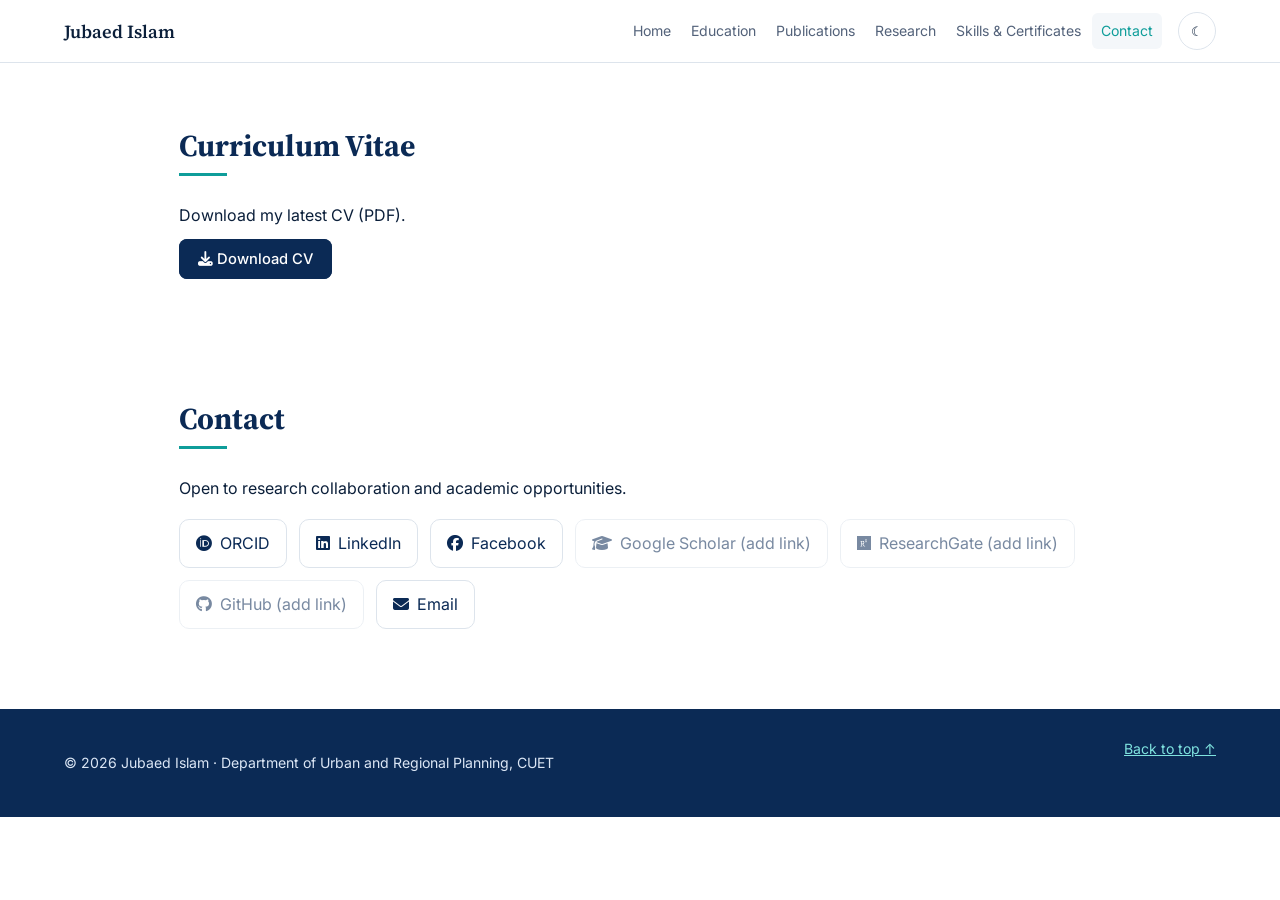
<file: contact.html>
<!DOCTYPE html>
<html lang="en">
<head>
<meta charset="utf-8">
<meta name="viewport" content="width=device-width, initial-scale=1">
<title>Contact | Jubaed Islam</title>
<meta name="description" content="Jubaed Islam, undergraduate researcher in Urban and Regional Planning at CUET, Bangladesh. GIS, remote sensing, disaster risk reduction and climate resilience.">
<meta property="og:title" content="Jubaed Islam | Academic Portfolio">
<meta property="og:description" content="GIS, Remote Sensing, Urban Resilience and Climate Adaptation research.">
<meta property="og:image" content="profile.jpg">
<link rel="preconnect" href="https://fonts.googleapis.com">
<link rel="preconnect" href="https://fonts.gstatic.com" crossorigin>
<link href="https://fonts.googleapis.com/css2?family=Inter:wght@400;500;600&family=Source+Serif+4:wght@500;600;700&display=swap" rel="stylesheet">
<link rel="stylesheet" href="https://cdnjs.cloudflare.com/ajax/libs/font-awesome/6.5.2/css/all.min.css">
<link rel="stylesheet" href="style.css">
<script type="application/ld+json">{"@context":"https://schema.org","@type":"Person","name":"Jubaed Islam","jobTitle":"Undergraduate Researcher","affiliation":"Chittagong University of Engineering and Technology","sameAs":["https://orcid.org/0009-0000-7950-2107"]}</script>
</head>
<body>
<a class="skip" href="#main">Skip to content</a>
<header class="nav"><a class="brand" href="index.html">Jubaed Islam</a>
<button class="burger" id="burger" aria-label="Toggle menu" aria-expanded="false">☰</button>
<nav id="menu" aria-label="Main"><a href="index.html">Home</a><a href="education.html">Education</a><a href="publications.html">Publications</a><a href="projects.html">Research</a><a href="skills.html">Skills &amp; Certificates</a><a href="contact.html" class="active">Contact</a></nav>
<button class="theme" id="theme" aria-label="Toggle dark mode">☾</button></header>
<main id="main">
<section id="cv" class="sec reveal">
  <h2>Curriculum Vitae</h2>
  <p>Download my latest CV (PDF).</p>
  <a class="btn primary" href="cv.pdf" download><i class="fa-solid fa-download"></i> Download CV</a>
</section>
<section id="contact" class="sec reveal">
  <h2>Contact</h2>
  <p>Open to research collaboration and academic opportunities.</p>
  <ul class="social" id="social"></ul>
</section>
</main>
<footer><p>© <span id="yr"></span> Jubaed Islam · Department of Urban and Regional Planning, CUET</p><a href="#main">Back to top ↑</a></footer>
<div class="lightbox" id="lb" role="dialog" aria-modal="true" aria-label="Certificate preview" hidden><button id="lbClose" aria-label="Close preview">✕</button><img id="lbImg" alt=""></div>
<script src="script.js"></script>
</body>
</html>
</file>
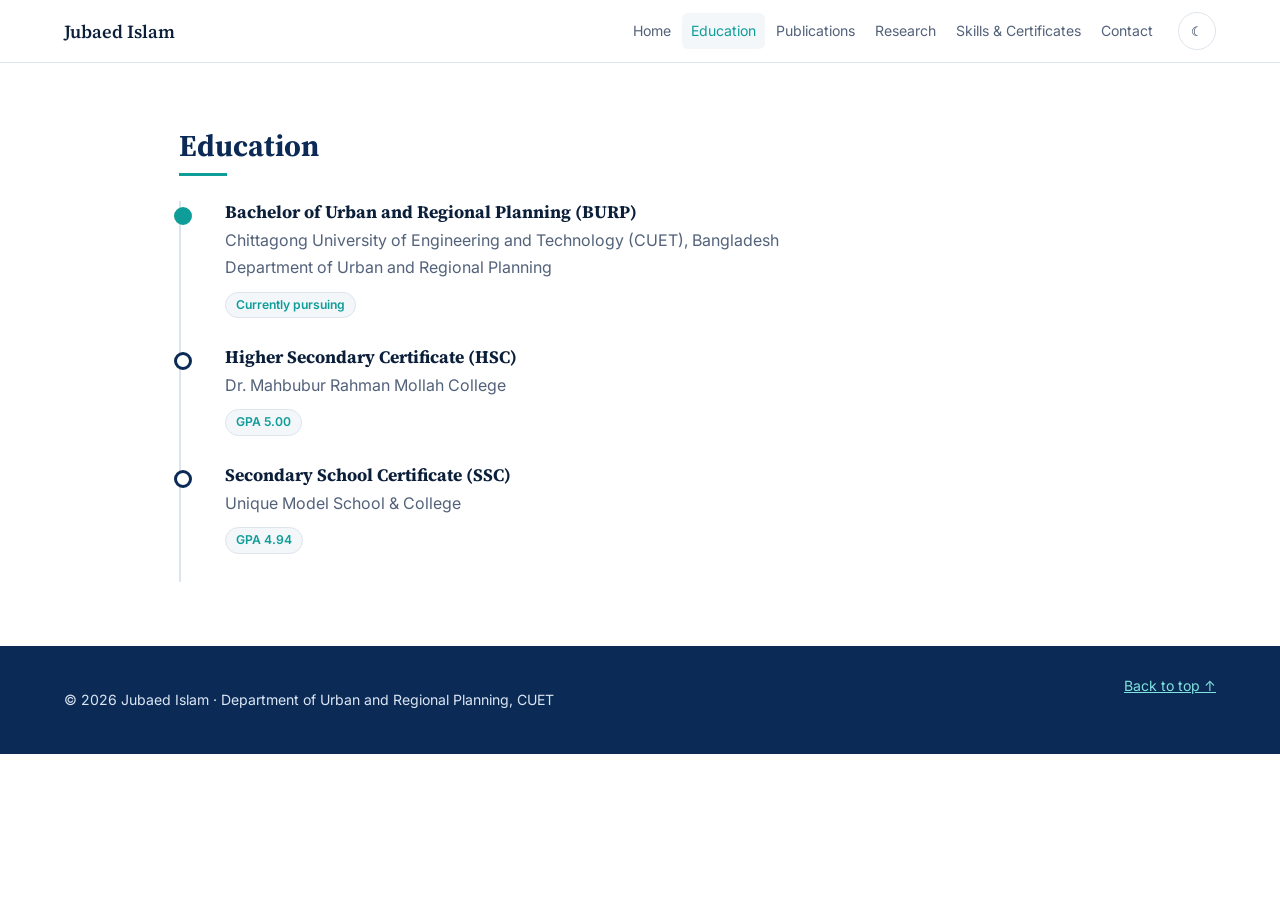
<file: education.html>
<!DOCTYPE html>
<html lang="en">
<head>
<meta charset="utf-8">
<meta name="viewport" content="width=device-width, initial-scale=1">
<title>Education | Jubaed Islam</title>
<meta name="description" content="Jubaed Islam, undergraduate researcher in Urban and Regional Planning at CUET, Bangladesh. GIS, remote sensing, disaster risk reduction and climate resilience.">
<meta property="og:title" content="Jubaed Islam | Academic Portfolio">
<meta property="og:description" content="GIS, Remote Sensing, Urban Resilience and Climate Adaptation research.">
<meta property="og:image" content="profile.jpg">
<link rel="preconnect" href="https://fonts.googleapis.com">
<link rel="preconnect" href="https://fonts.gstatic.com" crossorigin>
<link href="https://fonts.googleapis.com/css2?family=Inter:wght@400;500;600&family=Source+Serif+4:wght@500;600;700&display=swap" rel="stylesheet">
<link rel="stylesheet" href="https://cdnjs.cloudflare.com/ajax/libs/font-awesome/6.5.2/css/all.min.css">
<link rel="stylesheet" href="style.css">
<script type="application/ld+json">{"@context":"https://schema.org","@type":"Person","name":"Jubaed Islam","jobTitle":"Undergraduate Researcher","affiliation":"Chittagong University of Engineering and Technology","sameAs":["https://orcid.org/0009-0000-7950-2107"]}</script>
</head>
<body>
<a class="skip" href="#main">Skip to content</a>
<header class="nav"><a class="brand" href="index.html">Jubaed Islam</a>
<button class="burger" id="burger" aria-label="Toggle menu" aria-expanded="false">☰</button>
<nav id="menu" aria-label="Main"><a href="index.html">Home</a><a href="education.html" class="active">Education</a><a href="publications.html">Publications</a><a href="projects.html">Research</a><a href="skills.html">Skills &amp; Certificates</a><a href="contact.html">Contact</a></nav>
<button class="theme" id="theme" aria-label="Toggle dark mode">☾</button></header>
<main id="main">
<section id="education" class="sec reveal">
  <h2>Education</h2>
  <ol class="timeline">
    <li class="now"><h3>Bachelor of Urban and Regional Planning (BURP)</h3><p>Chittagong University of Engineering and Technology (CUET), Bangladesh<br>Department of Urban and Regional Planning</p><span class="tag">Currently pursuing</span></li>
    <li><h3>Higher Secondary Certificate (HSC)</h3><p>Dr. Mahbubur Rahman Mollah College</p><span class="tag">GPA 5.00</span></li>
    <li><h3>Secondary School Certificate (SSC)</h3><p>Unique Model School &amp; College</p><span class="tag">GPA 4.94</span></li>
  </ol>
</section>
</main>
<footer><p>© <span id="yr"></span> Jubaed Islam · Department of Urban and Regional Planning, CUET</p><a href="#main">Back to top ↑</a></footer>
<div class="lightbox" id="lb" role="dialog" aria-modal="true" aria-label="Certificate preview" hidden><button id="lbClose" aria-label="Close preview">✕</button><img id="lbImg" alt=""></div>
<script src="script.js"></script>
</body>
</html>
</file>
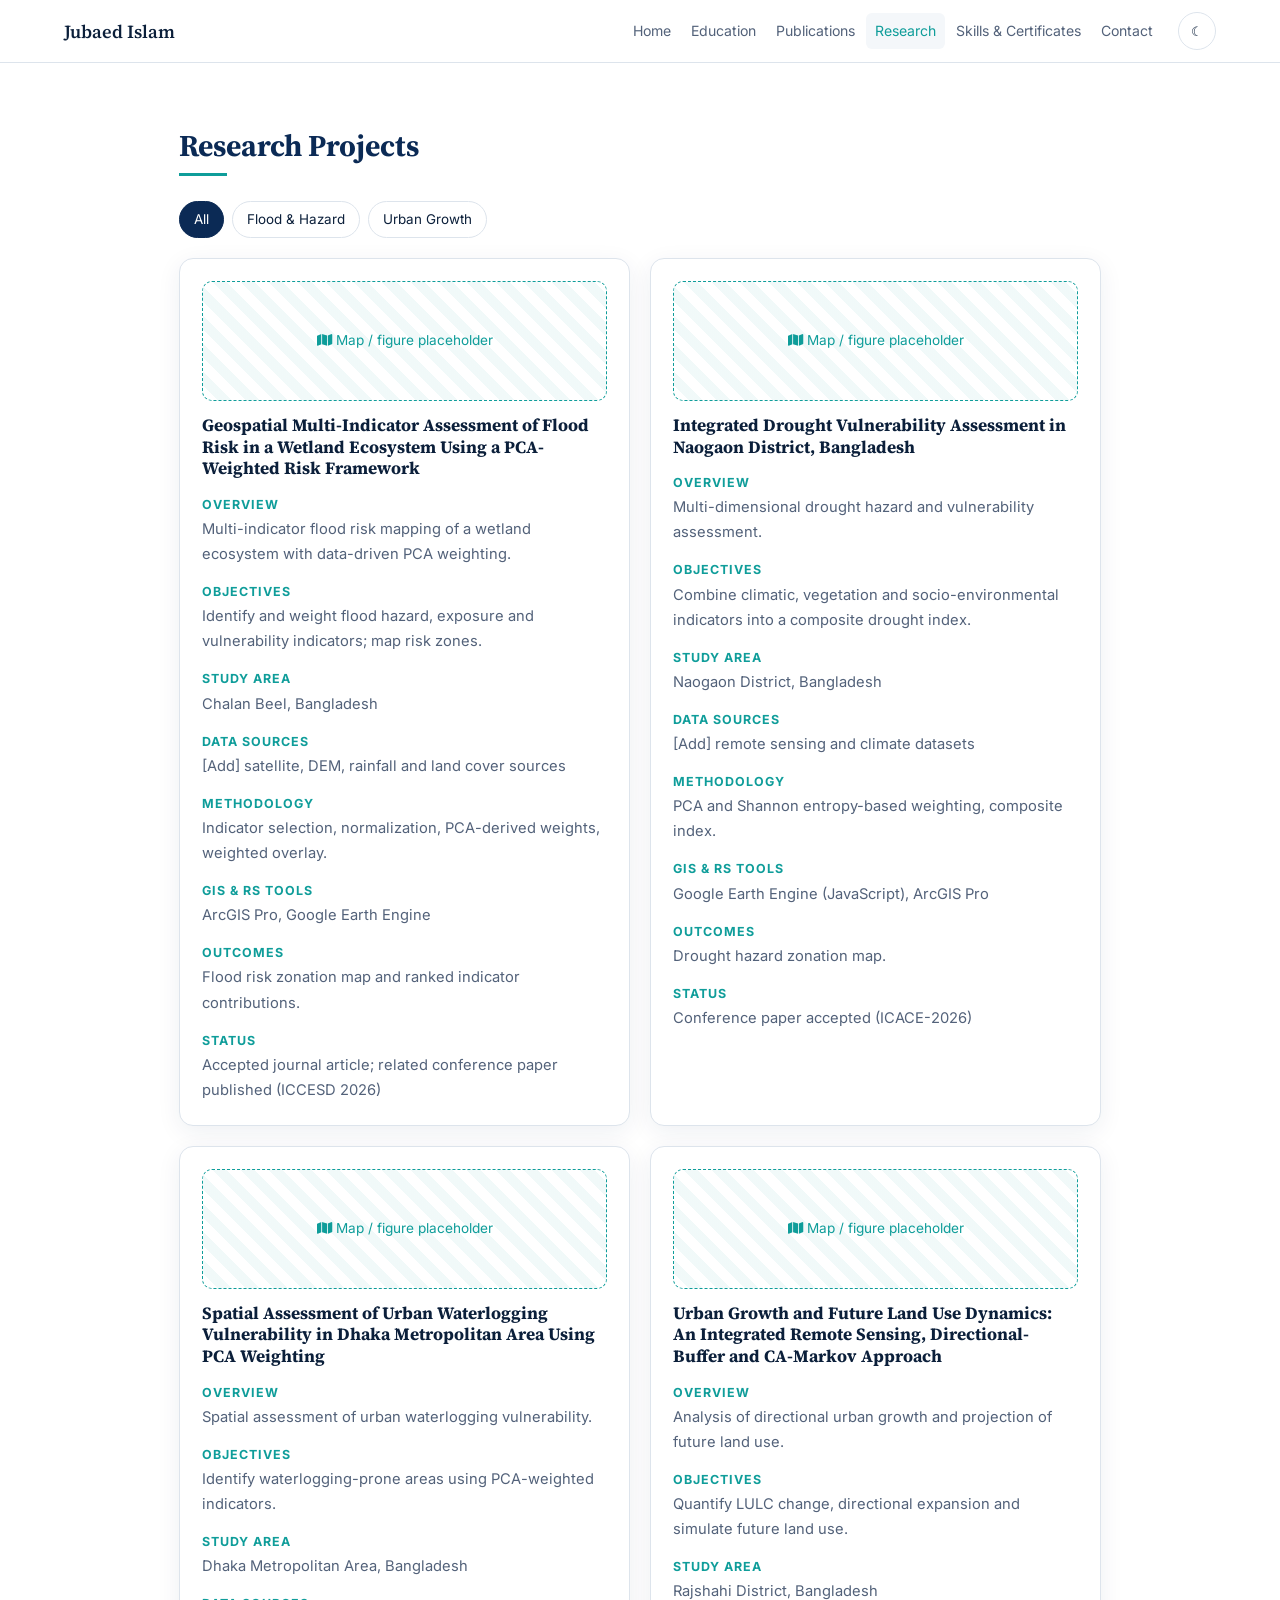
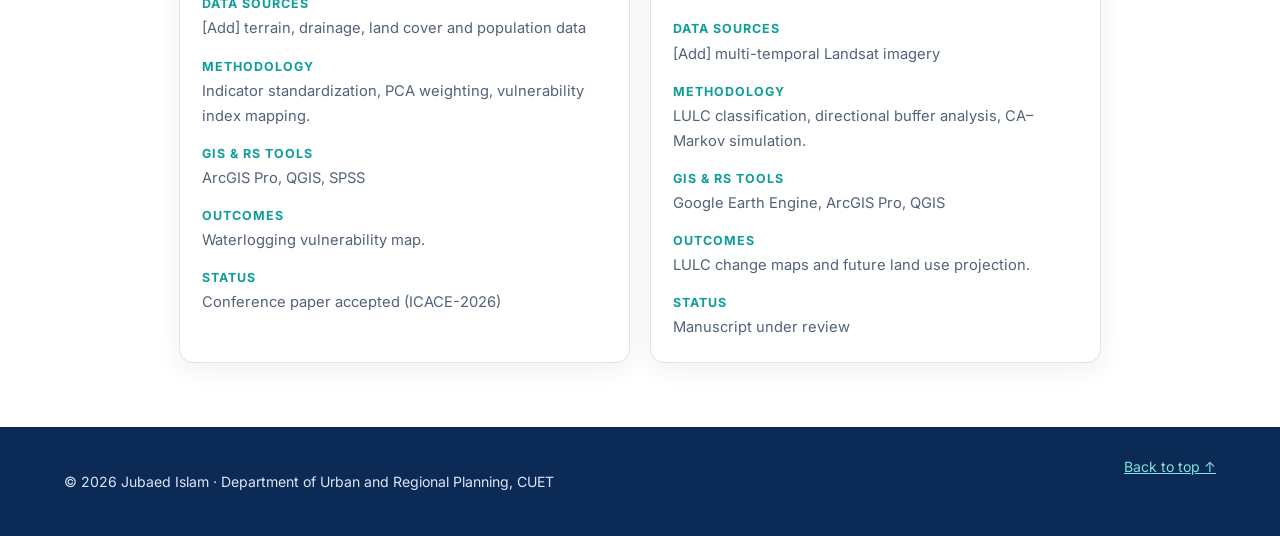
<file: projects.html>
<!DOCTYPE html>
<html lang="en">
<head>
<meta charset="utf-8">
<meta name="viewport" content="width=device-width, initial-scale=1">
<title>Research Projects | Jubaed Islam</title>
<meta name="description" content="Jubaed Islam, undergraduate researcher in Urban and Regional Planning at CUET, Bangladesh. GIS, remote sensing, disaster risk reduction and climate resilience.">
<meta property="og:title" content="Jubaed Islam | Academic Portfolio">
<meta property="og:description" content="GIS, Remote Sensing, Urban Resilience and Climate Adaptation research.">
<meta property="og:image" content="profile.jpg">
<link rel="preconnect" href="https://fonts.googleapis.com">
<link rel="preconnect" href="https://fonts.gstatic.com" crossorigin>
<link href="https://fonts.googleapis.com/css2?family=Inter:wght@400;500;600&family=Source+Serif+4:wght@500;600;700&display=swap" rel="stylesheet">
<link rel="stylesheet" href="https://cdnjs.cloudflare.com/ajax/libs/font-awesome/6.5.2/css/all.min.css">
<link rel="stylesheet" href="style.css">
<script type="application/ld+json">{"@context":"https://schema.org","@type":"Person","name":"Jubaed Islam","jobTitle":"Undergraduate Researcher","affiliation":"Chittagong University of Engineering and Technology","sameAs":["https://orcid.org/0009-0000-7950-2107"]}</script>
</head>
<body>
<a class="skip" href="#main">Skip to content</a>
<header class="nav"><a class="brand" href="index.html">Jubaed Islam</a>
<button class="burger" id="burger" aria-label="Toggle menu" aria-expanded="false">☰</button>
<nav id="menu" aria-label="Main"><a href="index.html">Home</a><a href="education.html">Education</a><a href="publications.html">Publications</a><a href="projects.html" class="active">Research</a><a href="skills.html">Skills &amp; Certificates</a><a href="contact.html">Contact</a></nav>
<button class="theme" id="theme" aria-label="Toggle dark mode">☾</button></header>
<main id="main">
<section id="projects" class="sec reveal">
  <h2>Research Projects</h2>
  <div class="filters" id="projFilters" role="group" aria-label="Filter projects"></div>
  <div id="projList" class="grid"></div>
</section>
</main>
<footer><p>© <span id="yr"></span> Jubaed Islam · Department of Urban and Regional Planning, CUET</p><a href="#main">Back to top ↑</a></footer>
<div class="lightbox" id="lb" role="dialog" aria-modal="true" aria-label="Certificate preview" hidden><button id="lbClose" aria-label="Close preview">✕</button><img id="lbImg" alt=""></div>
<script src="script.js"></script>
</body>
</html>
</file>
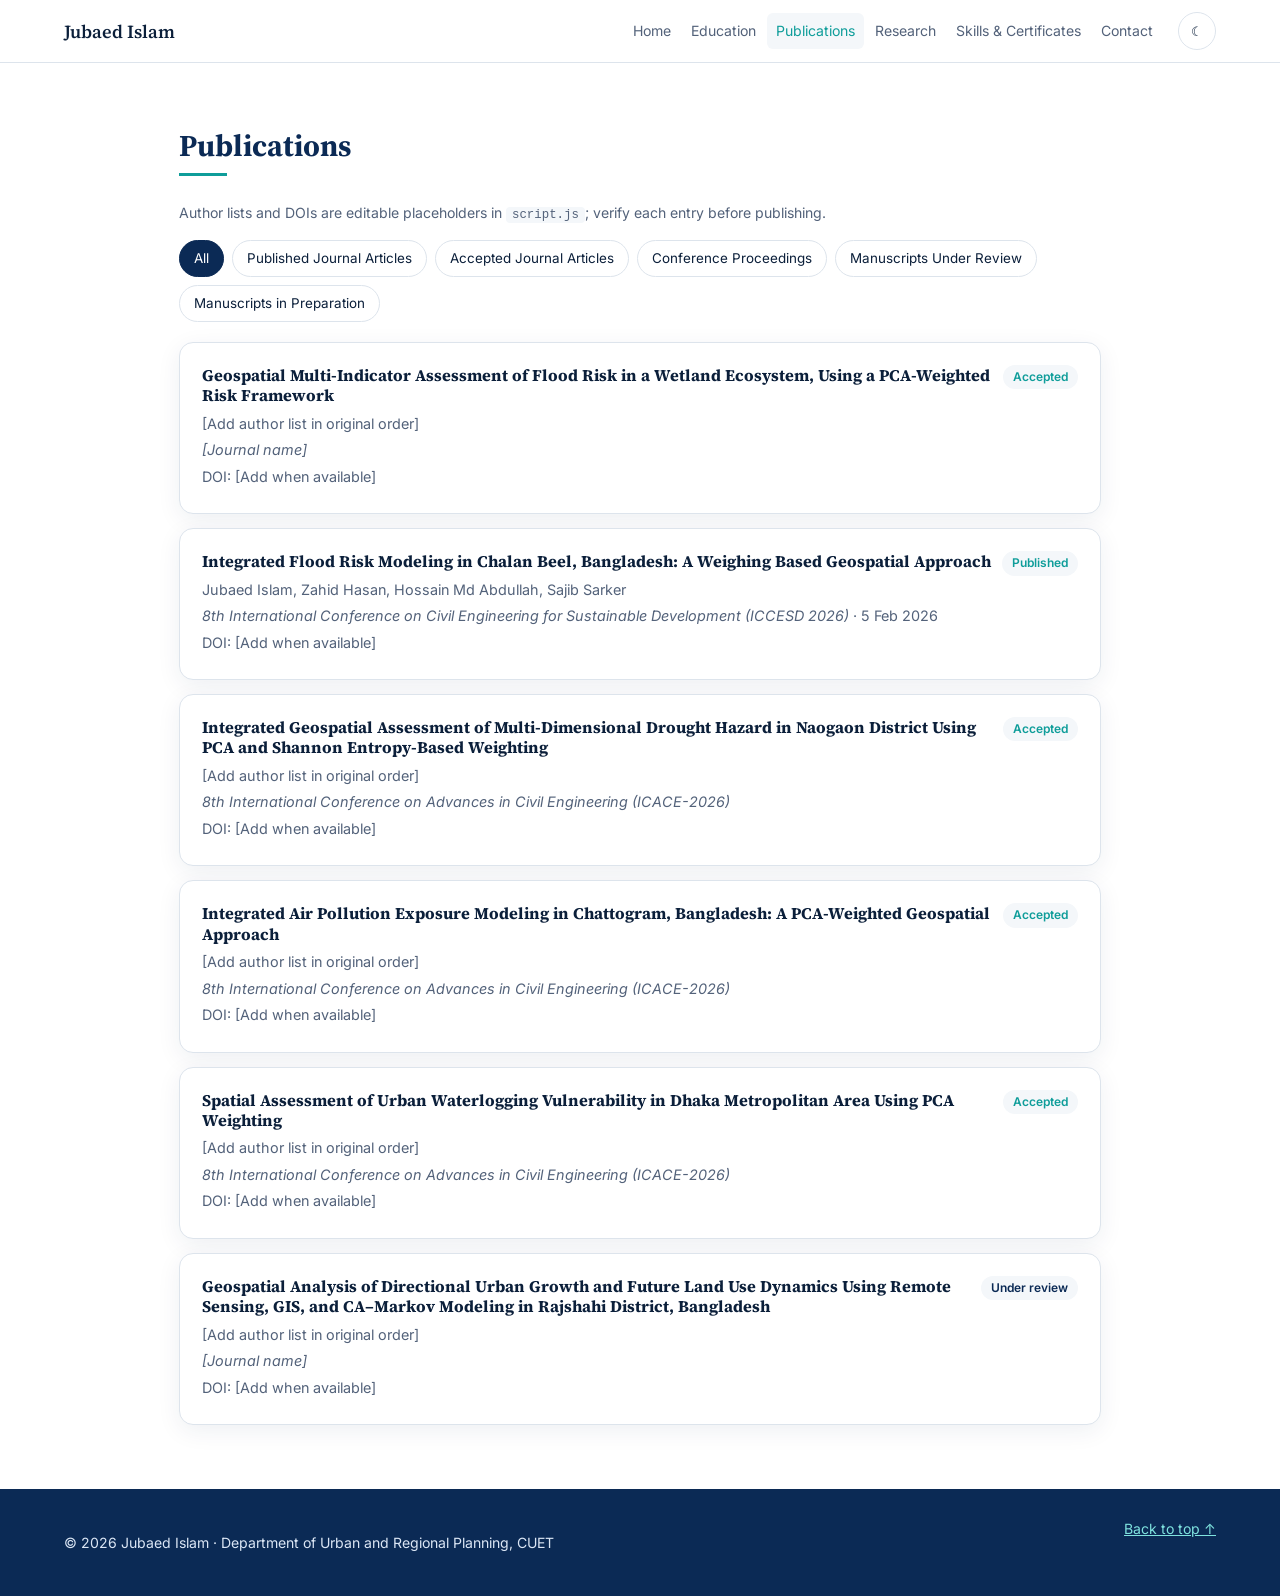
<file: publications.html>
<!DOCTYPE html>
<html lang="en">
<head>
<meta charset="utf-8">
<meta name="viewport" content="width=device-width, initial-scale=1">
<title>Publications | Jubaed Islam</title>
<meta name="description" content="Jubaed Islam, undergraduate researcher in Urban and Regional Planning at CUET, Bangladesh. GIS, remote sensing, disaster risk reduction and climate resilience.">
<meta property="og:title" content="Jubaed Islam | Academic Portfolio">
<meta property="og:description" content="GIS, Remote Sensing, Urban Resilience and Climate Adaptation research.">
<meta property="og:image" content="profile.jpg">
<link rel="preconnect" href="https://fonts.googleapis.com">
<link rel="preconnect" href="https://fonts.gstatic.com" crossorigin>
<link href="https://fonts.googleapis.com/css2?family=Inter:wght@400;500;600&family=Source+Serif+4:wght@500;600;700&display=swap" rel="stylesheet">
<link rel="stylesheet" href="https://cdnjs.cloudflare.com/ajax/libs/font-awesome/6.5.2/css/all.min.css">
<link rel="stylesheet" href="style.css">
<script type="application/ld+json">{"@context":"https://schema.org","@type":"Person","name":"Jubaed Islam","jobTitle":"Undergraduate Researcher","affiliation":"Chittagong University of Engineering and Technology","sameAs":["https://orcid.org/0009-0000-7950-2107"]}</script>
</head>
<body>
<a class="skip" href="#main">Skip to content</a>
<header class="nav"><a class="brand" href="index.html">Jubaed Islam</a>
<button class="burger" id="burger" aria-label="Toggle menu" aria-expanded="false">☰</button>
<nav id="menu" aria-label="Main"><a href="index.html">Home</a><a href="education.html">Education</a><a href="publications.html" class="active">Publications</a><a href="projects.html">Research</a><a href="skills.html">Skills &amp; Certificates</a><a href="contact.html">Contact</a></nav>
<button class="theme" id="theme" aria-label="Toggle dark mode">☾</button></header>
<main id="main">
<section id="publications" class="sec reveal">
  <h2>Publications</h2>
  <p class="note">Author lists and DOIs are editable placeholders in <code>script.js</code>; verify each entry before publishing.</p>
  <div class="filters" id="pubFilters" role="group" aria-label="Filter publications"></div>
  <div id="pubList" class="list"></div>
</section>
</main>
<footer><p>© <span id="yr"></span> Jubaed Islam · Department of Urban and Regional Planning, CUET</p><a href="#main">Back to top ↑</a></footer>
<div class="lightbox" id="lb" role="dialog" aria-modal="true" aria-label="Certificate preview" hidden><button id="lbClose" aria-label="Close preview">✕</button><img id="lbImg" alt=""></div>
<script src="script.js"></script>
</body>
</html>
</file>
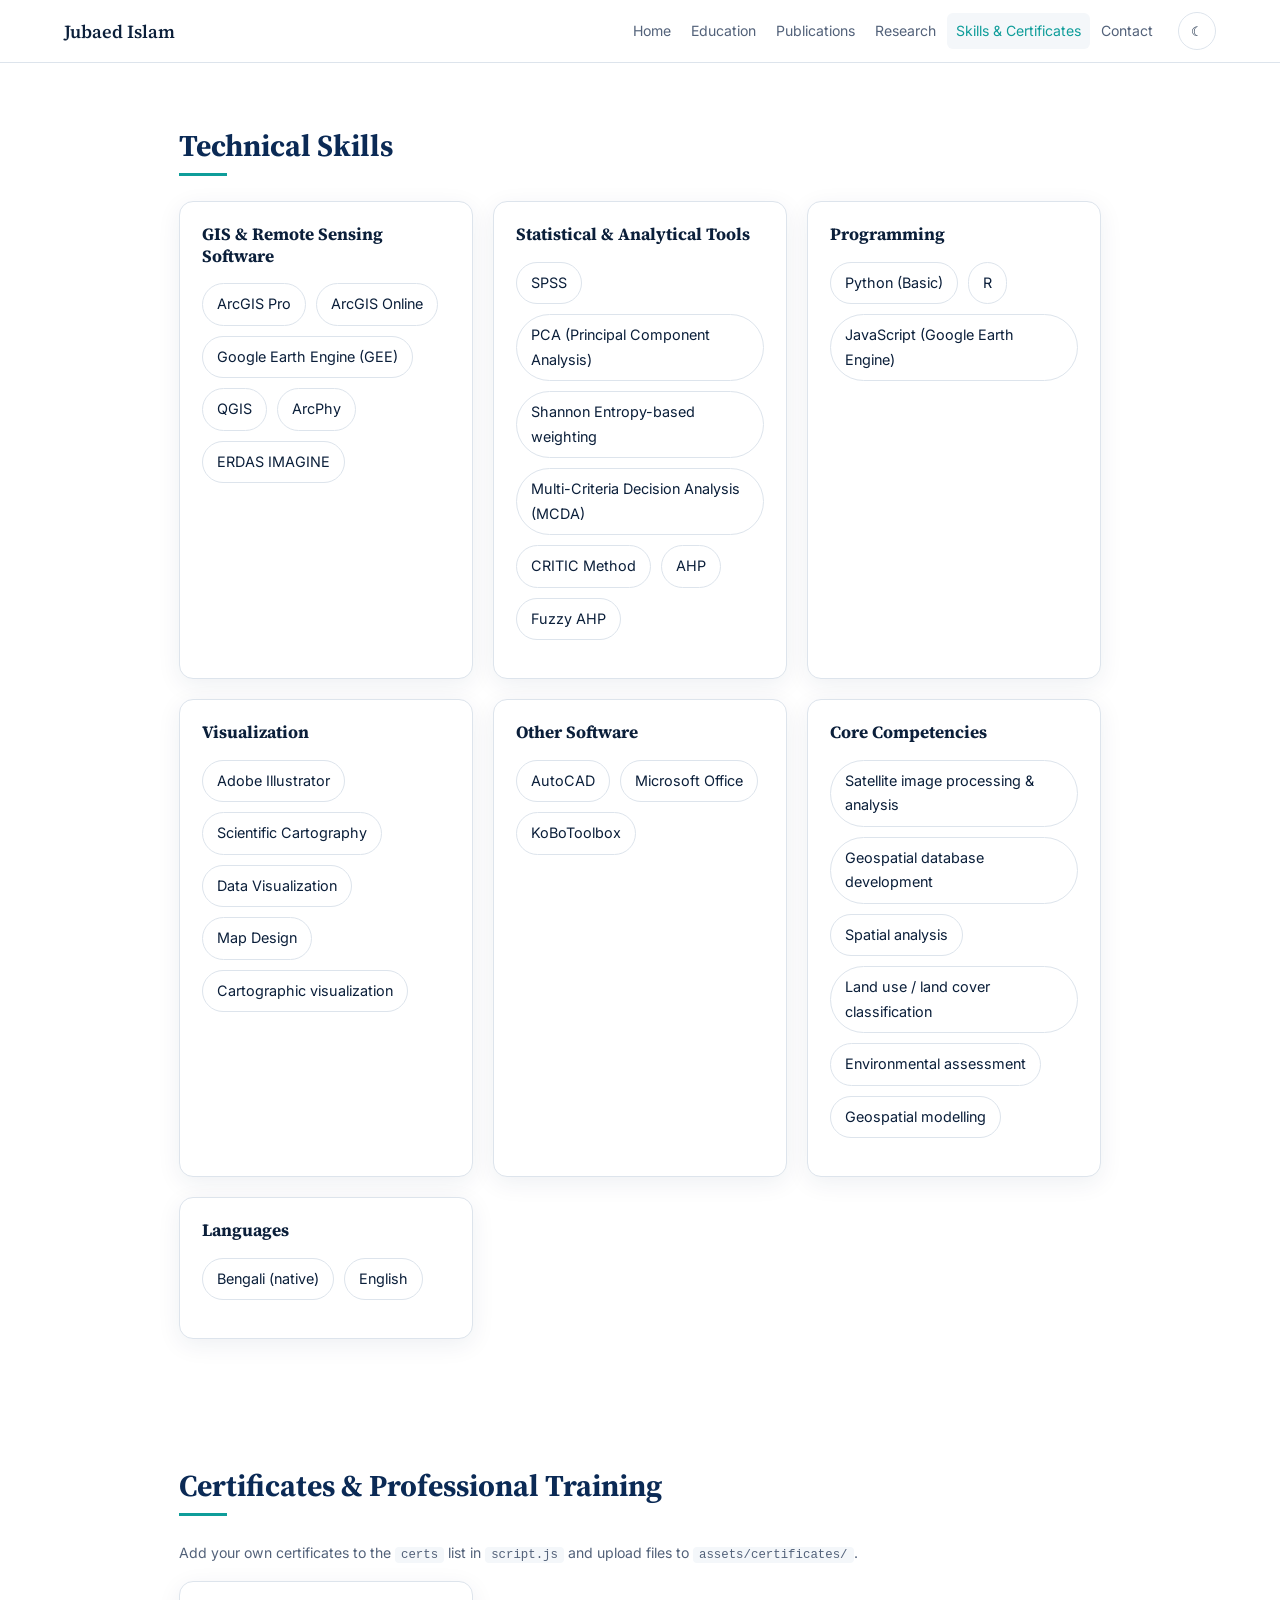
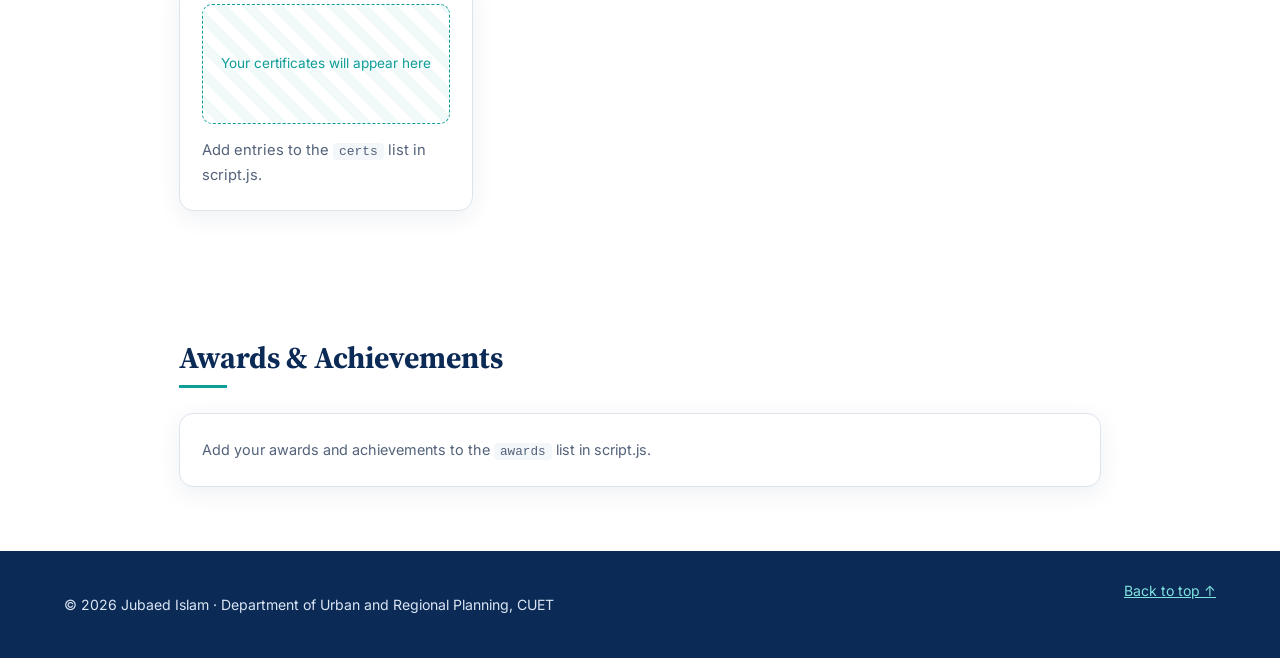
<file: skills.html>
<!DOCTYPE html>
<html lang="en">
<head>
<meta charset="utf-8">
<meta name="viewport" content="width=device-width, initial-scale=1">
<title>Skills & Certificates | Jubaed Islam</title>
<meta name="description" content="Jubaed Islam, undergraduate researcher in Urban and Regional Planning at CUET, Bangladesh. GIS, remote sensing, disaster risk reduction and climate resilience.">
<meta property="og:title" content="Jubaed Islam | Academic Portfolio">
<meta property="og:description" content="GIS, Remote Sensing, Urban Resilience and Climate Adaptation research.">
<meta property="og:image" content="profile.jpg">
<link rel="preconnect" href="https://fonts.googleapis.com">
<link rel="preconnect" href="https://fonts.gstatic.com" crossorigin>
<link href="https://fonts.googleapis.com/css2?family=Inter:wght@400;500;600&family=Source+Serif+4:wght@500;600;700&display=swap" rel="stylesheet">
<link rel="stylesheet" href="https://cdnjs.cloudflare.com/ajax/libs/font-awesome/6.5.2/css/all.min.css">
<link rel="stylesheet" href="style.css">
<script type="application/ld+json">{"@context":"https://schema.org","@type":"Person","name":"Jubaed Islam","jobTitle":"Undergraduate Researcher","affiliation":"Chittagong University of Engineering and Technology","sameAs":["https://orcid.org/0009-0000-7950-2107"]}</script>
</head>
<body>
<a class="skip" href="#main">Skip to content</a>
<header class="nav"><a class="brand" href="index.html">Jubaed Islam</a>
<button class="burger" id="burger" aria-label="Toggle menu" aria-expanded="false">☰</button>
<nav id="menu" aria-label="Main"><a href="index.html">Home</a><a href="education.html">Education</a><a href="publications.html">Publications</a><a href="projects.html">Research</a><a href="skills.html" class="active">Skills &amp; Certificates</a><a href="contact.html">Contact</a></nav>
<button class="theme" id="theme" aria-label="Toggle dark mode">☾</button></header>
<main id="main">
<section id="skills" class="sec reveal">
  <h2>Technical Skills</h2>
  <div class="grid cols3" id="skillGrid"></div>
</section>
<section id="certificates" class="sec reveal">
  <h2>Certificates &amp; Professional Training</h2>
  <p class="note">Add your own certificates to the <code>certs</code> list in <code>script.js</code> and upload files to <code>assets/certificates/</code>.</p>
  <div id="certGrid" class="grid cols3"></div>
</section>
<section id="awards" class="sec reveal">
  <h2>Awards &amp; Achievements</h2>
  <div id="awardList" class="list"></div>
</section>
</main>
<footer><p>© <span id="yr"></span> Jubaed Islam · Department of Urban and Regional Planning, CUET</p><a href="#main">Back to top ↑</a></footer>
<div class="lightbox" id="lb" role="dialog" aria-modal="true" aria-label="Certificate preview" hidden><button id="lbClose" aria-label="Close preview">✕</button><img id="lbImg" alt=""></div>
<script src="script.js"></script>
</body>
</html>
</file>
<file: style.css>
:root{--bg:#fff;--bg2:#f4f7fa;--ink:#0b1f3a;--mut:#53627a;--navy:#0b2a55;--teal:#0f9d9a;--line:#dde4ec;--card:#fff;--sh:0 6px 24px rgba(11,42,85,.07)}
[data-theme=dark]{--bg:#0a1424;--bg2:#0f1c31;--ink:#e8eef7;--mut:#9fb0c7;--navy:#6fb1ff;--teal:#35c9c5;--line:#22324d;--card:#111f36;--sh:none}
*{box-sizing:border-box}html{scroll-behavior:smooth;scroll-padding-top:70px}
body{margin:0;font:16px/1.7 Inter,system-ui,sans-serif;background:var(--bg);color:var(--ink);transition:background .3s}
h1,h2,h3{font-family:"Source Serif 4",Georgia,serif;line-height:1.25;margin:0 0 .5em}
a{color:var(--navy)}code{background:var(--bg2);padding:1px 6px;border-radius:4px;font-size:.88em}
.skip{position:absolute;left:-999px}.skip:focus{left:8px;top:8px;background:#fff;padding:8px;z-index:99}
:focus-visible{outline:2px solid var(--teal);outline-offset:2px}
.nav{position:sticky;top:0;z-index:50;display:flex;align-items:center;gap:16px;padding:12px 5vw;background:color-mix(in srgb,var(--bg) 92%,transparent);backdrop-filter:blur(8px);border-bottom:1px solid var(--line)}
.brand{font:600 1.15rem "Source Serif 4",serif;text-decoration:none;color:var(--ink);margin-right:auto}
.nav nav{display:flex;gap:2px}.nav nav a{padding:6px 9px;border-radius:6px;text-decoration:none;color:var(--mut);font-size:.88rem}
.nav nav a:hover,.nav nav a.active{color:var(--teal);background:var(--bg2)}
.theme,.burger{background:none;border:1px solid var(--line);color:var(--ink);width:38px;height:38px;border-radius:50%;cursor:pointer}.burger{display:none}
.hero{display:grid;grid-template-columns:1.4fr 1fr;gap:48px;align-items:center;padding:80px 5vw 56px;max-width:1150px;margin:auto}
.eyebrow{color:var(--teal);font-weight:600;letter-spacing:.12em;text-transform:uppercase;font-size:.8rem;margin:0}
.hero h1{font-size:clamp(2.4rem,5vw,3.6rem);color:var(--navy)}.hero h2{font:500 1.05rem Inter;color:var(--mut)}
.avatar{width:100%;max-width:340px;aspect-ratio:1;object-fit:cover;object-position:50% 20%;border-radius:50%;border:6px solid var(--bg);box-shadow:0 0 0 3px var(--teal),var(--sh);justify-self:center}
.btns{display:flex;flex-wrap:wrap;gap:10px;margin-top:24px}
.btn{padding:10px 18px;border:1px solid var(--navy);border-radius:8px;text-decoration:none;font-weight:500;font-size:.92rem;color:var(--navy);background:none;cursor:pointer;transition:.2s}
.btn:hover{transform:translateY(-2px);border-color:var(--teal)}.btn.primary{background:var(--navy);color:var(--bg)}.btn.ghost{border-color:var(--line);color:var(--ink)}
.stats{display:grid;grid-template-columns:repeat(4,1fr);max-width:1050px;margin:0 auto;padding:24px 5vw;border-block:1px solid var(--line);text-align:center}
.stats b{display:block;font:700 2rem "Source Serif 4",serif;color:var(--teal)}.stats span{color:var(--mut);font-size:.85rem}
.sec{max-width:1050px;margin:auto;padding:64px 5vw}.sec>h2{font-size:1.9rem;color:var(--navy);padding-bottom:10px;position:relative}
.sec>h2:after{content:"";display:block;width:48px;height:3px;background:var(--teal);margin-top:8px}
.note{color:var(--mut);font-size:.88rem}
.timeline{list-style:none;margin:0;padding:0 0 0 24px;border-left:2px solid var(--line)}
.timeline li{position:relative;padding:0 0 28px 20px}.timeline li:before{content:"";position:absolute;left:-31px;top:6px;width:12px;height:12px;border-radius:50%;background:var(--bg);border:3px solid var(--navy)}
.timeline .now:before{border-color:var(--teal);background:var(--teal)}.timeline h3{font-size:1.1rem;margin:0}.timeline p{margin:4px 0 8px;color:var(--mut)}
.tag{display:inline-block;font-size:.76rem;font-weight:600;padding:2px 10px;border-radius:99px;background:var(--bg2);color:var(--teal);border:1px solid var(--line)}
.chips{list-style:none;padding:0;display:flex;flex-wrap:wrap;gap:10px}.chips li{padding:8px 14px;border:1px solid var(--line);border-radius:99px;background:var(--card);font-size:.9rem}.chips i{color:var(--teal);margin-right:6px}
.filters{display:flex;flex-wrap:wrap;gap:8px;margin:12px 0 20px}.filters button{border:1px solid var(--line);background:var(--card);color:var(--ink);padding:6px 14px;border-radius:99px;cursor:pointer;font:inherit;font-size:.84rem}
.filters button.on{background:var(--navy);color:var(--bg);border-color:var(--navy)}
.grid{display:grid;grid-template-columns:repeat(auto-fill,minmax(420px,1fr));gap:20px}.grid.cols3{grid-template-columns:repeat(auto-fill,minmax(260px,1fr))}
.card,.item{background:var(--card);border:1px solid var(--line);border-radius:14px;padding:22px;box-shadow:var(--sh)}
.card h3{font-size:1.08rem}.card h4{margin:14px 0 2px;font-size:.78rem;text-transform:uppercase;letter-spacing:.08em;color:var(--teal)}.card p{margin:0;font-size:.92rem;color:var(--mut)}
.map{height:120px;border-radius:10px;border:1px dashed var(--teal);display:grid;place-items:center;color:var(--teal);font-size:.85rem;margin-bottom:14px;background:repeating-linear-gradient(45deg,transparent 0 10px,rgba(15,157,154,.06) 10px 20px)}
.card img.thumb{width:100%;height:150px;object-fit:cover;border-radius:10px;margin-bottom:12px;cursor:zoom-in}
.list{display:grid;gap:14px}.item h3{font-size:1.02rem;margin:0 0 6px}.item p{margin:2px 0;color:var(--mut);font-size:.9rem}
.status{float:right;margin-left:10px;font-size:.75rem;font-weight:600;padding:2px 10px;border-radius:99px;background:var(--bg2);color:var(--navy)}
.status.Accepted,.status.Published{color:var(--teal)}
.social{list-style:none;display:flex;flex-wrap:wrap;gap:12px;padding:0}.social a{display:inline-flex;gap:8px;align-items:center;padding:10px 16px;border:1px solid var(--line);border-radius:10px;text-decoration:none;background:var(--card)}
.social a:hover{border-color:var(--teal)}.social .ph{opacity:.55;pointer-events:none}
footer{display:flex;justify-content:space-between;flex-wrap:wrap;gap:8px;padding:28px 5vw;background:var(--navy);color:#dbe6f5;font-size:.88rem}footer a{color:#7fe3df}
[data-theme=dark] footer{background:#07101e}
.lightbox{position:fixed;inset:0;background:rgba(5,12,24,.88);z-index:100;display:grid;place-items:center;padding:20px}.lightbox[hidden]{display:none}
.lightbox img{max-width:94vw;max-height:88vh;border-radius:8px}.lightbox button{position:absolute;top:16px;right:20px;font-size:1.6rem;background:none;border:0;color:#fff;cursor:pointer}
.reveal{opacity:0;transform:translateY(16px);transition:.6s}.reveal.in{opacity:1;transform:none}
@media(max-width:900px){.burger{display:block}.nav nav{display:none;position:absolute;top:100%;left:0;right:0;flex-direction:column;background:var(--bg);padding:10px 5vw;border-bottom:1px solid var(--line)}.nav nav.open{display:flex}
.hero{grid-template-columns:1fr;text-align:center;padding-top:40px}.avatar{order:-1;max-width:240px}.btns{justify-content:center}.stats{grid-template-columns:repeat(2,1fr);gap:16px}.grid{grid-template-columns:1fr}}
@media(prefers-reduced-motion:reduce){*{transition:none!important;scroll-behavior:auto!important}.reveal{opacity:1;transform:none}}
a.card{display:block;text-decoration:none;color:inherit;transition:.2s}a.card:hover{transform:translateY(-3px);border-color:var(--teal)}
</file>
